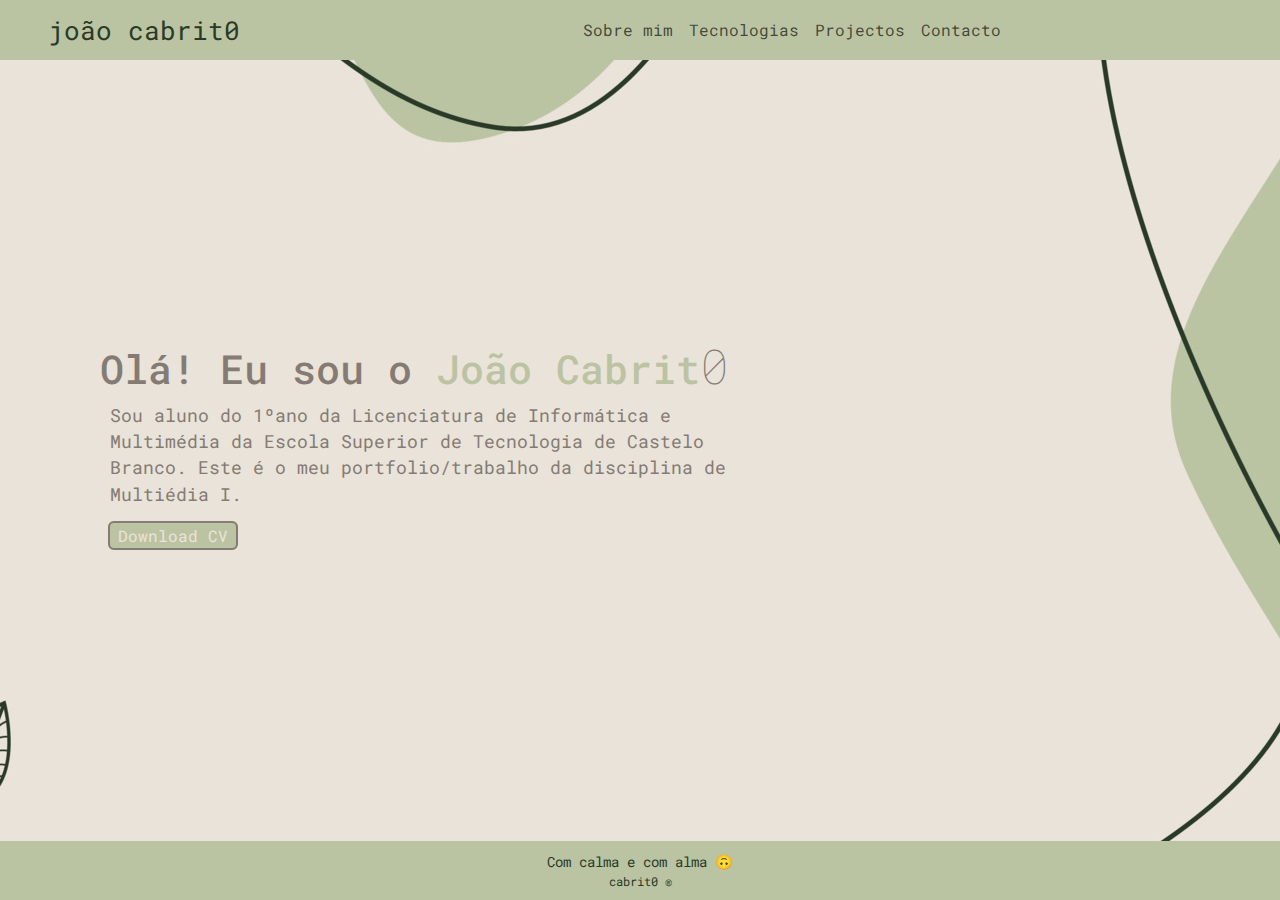
<file: index.html>
<!DOCTYPE html>
<html lang="en">

<head>
    <meta charset="UTF-8">
    <meta name="viewport" content="width=device-width, initial-scale=1.0">
    <link rel="stylesheet" href="css/bootstrap.css">

    <link href="https://cdn.jsdelivr.net/npm/bootstrap@5.3.2/dist/css/bootstrap.min.css" rel="stylesheet"
        integrity="sha384-T3c6CoIi6uLrA9TneNEoa7RxnatzjcDSCmG1MXxSR1GAsXEV/Dwwykc2MPK8M2HN" crossorigin="anonymous">
    <script src="https://cdn.jsdelivr.net/npm/bootstrap@5.3.2/dist/js/bootstrap.bundle.min.js"
        integrity="sha384-C6RzsynM9kWDrMNeT87bh95OGNyZPhcTNXj1NW7RuBCsyN/o0jlpcV8Qyq46cDfL"
        crossorigin="anonymous"></script>
    <link rel="stylesheet" href="myCss/portfolio_home.css">
    <title>Portfolio - joão cabrit0</title>
</head>

<body>
    <div class="bg">
        <!-- Start of Navigaion -->
        <nav class="navbar navbar-light navbar-expand-lg nav_bg">
            <a class="navbar-brand px-5" href="index.html">joão cabrit0</a>
            <button class="navbar-toggler" type="button" data-toggle="collapse" data-target="#navbarNav">
                <span class="navbar-toggler-icon"></span>
            </button>
            <div class="collapse navbar-collapse justify-content-center" id="navbarNav">
                <ul class="navbar-nav">
                    <li class="nav-item">
                        <a class="nav-link px-2" href="sobre_mim.html">Sobre mim</a>
                    </li>
                    <li class="nav-item">
                        <a class="nav-link px-2" href="tecnologias.html">Tecnologias</a>
                    </li>
                    <li class="nav-item">
                        <a class="nav-link px-2" href="projectos.html">Projectos</a>
                    </li>
                    <li class="nav-item">
                        <a class="nav-link px-2" href="Contactos.html">Contacto</a>
                    </li>
                </ul>
            </div>
        </nav>
        <!-- End of Navigaion -->

        <div class="container-fluid page_container m-0 p-0">

            <!-- Start of Hero -->
            <div class="hero">
                <h1>Olá! Eu sou o <span>João Cabrit<span class="cabrit display-1">0</span></span></h1>
                <p>
                    Sou aluno do 1ºano da Licenciatura de Informática e Multimédia da Escola Superior de
                    Tecnologia de Castelo Branco.
                    Este é o meu portfolio/trabalho da disciplina de Multiédia I.
                </p>
                <a href="#" class="px-2 mx-2">Download CV</a>
            </div>
            <!-- End of Hero -->

            <!-- Start of Footer -->
            <div class="container-fluid footer">
                <p>Com calma e com alma 🙃</p>
                <p class="registrado">cabrit0 ®</p>
            </div>
            <!-- End of Footer -->

        </div>
    </div>

    <script src="https://code.jquery.com/jquery-3.4.1.slim.min.js"
        integrity="sha384-J6qa4849blE2+poT4WnyKhv5vZF5SrPo0iEjwBvKU7imGFAV0wwj1yYfoRSJoZ+n"
        crossorigin="anonymous"></script>
    <script src="https://cdn.jsdelivr.net/npm/popper.js@1.16.0/dist/umd/popper.min.js"
        integrity="sha384-Q6E9RHvbIyZFJoft+2mJbHaEWldlvI9IOYy5n3zV9zzTtmI3UksdQRVvoxMfooAo"
        crossorigin="anonymous"></script>
    <script src="https://cdn.jsdelivr.net/npm/bootstrap@4.4.1/dist/js/bootstrap.min.js"
        integrity="sha384-wfSDF2E50Y2D1uUdj0O3uMBJnjuUD4Ih7YwaYd1iqfktj0Uod8GCExl3Og8ifwB6"
        crossorigin="anonymous"></script>
    <script src="js/bootstrap.js"></script>
</body>

</html>
</file>
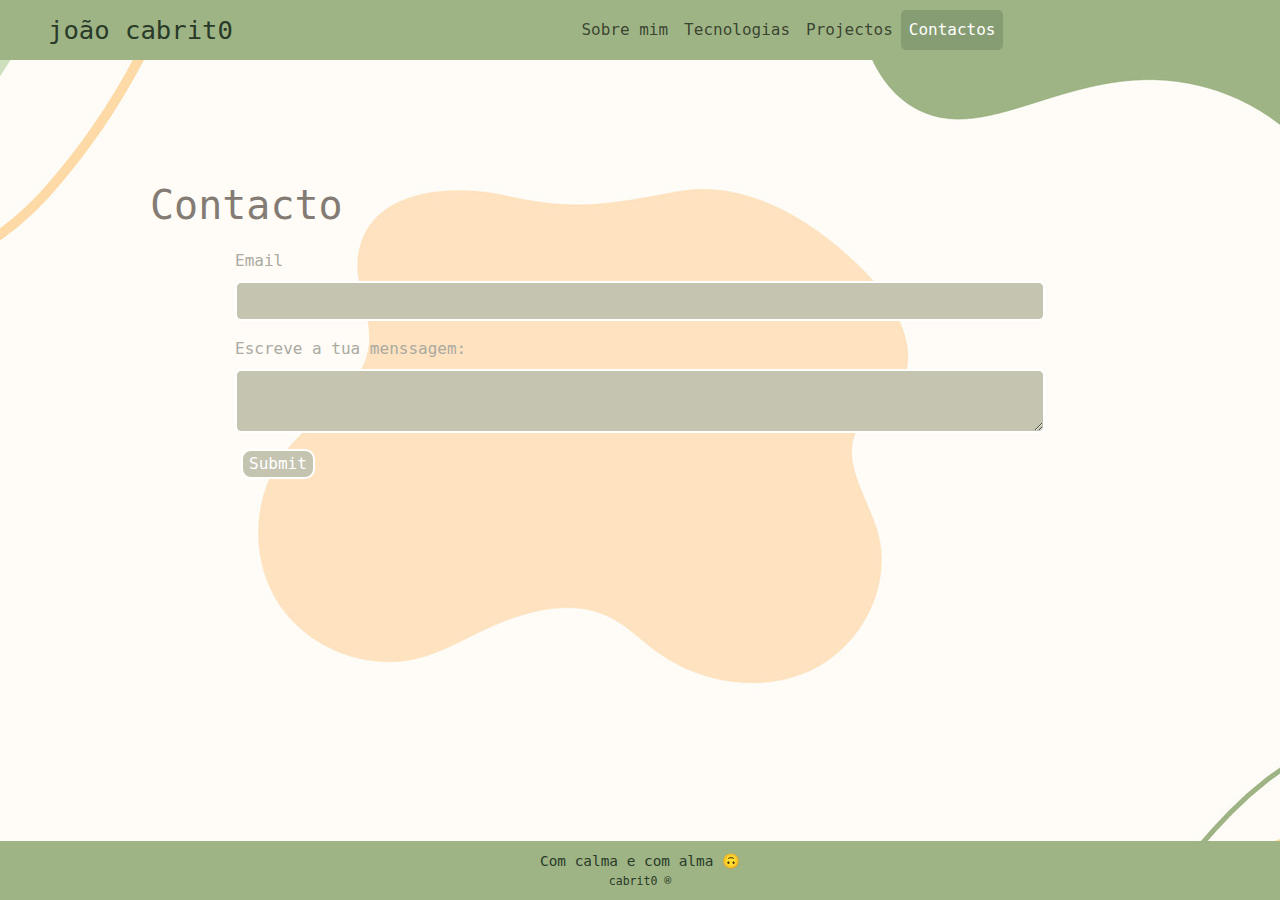
<file: contactos.html>
<!DOCTYPE html>
<html lang="en">

<head>
    <meta charset="UTF-8">
    <meta name="viewport" content="width=device-width, initial-scale=1.0">
    <link rel="stylesheet" href="css/bootstrap.css">
    <link href="https://cdn.jsdelivr.net/npm/bootstrap@5.3.2/dist/css/bootstrap.min.css" rel="stylesheet"
        integrity="sha384-T3c6CoIi6uLrA9TneNEoa7RxnatzjcDSCmG1MXxSR1GAsXEV/Dwwykc2MPK8M2HN" crossorigin="anonymous">
    <script src="https://cdn.jsdelivr.net/npm/bootstrap@5.3.2/dist/js/bootstrap.bundle.min.js"
        integrity="sha384-C6RzsynM9kWDrMNeT87bh95OGNyZPhcTNXj1NW7RuBCsyN/o0jlpcV8Qyq46cDfL"
        crossorigin="anonymous"></script>
    <link rel="stylesheet" href="myCss/portfolio_contactos.css">
    <title>Portfolio - joão cabrit0</title>
</head>

<body>
    <div class="bg">
        <!-- Start of Navigaion -->
        <nav class="navbar navbar-light navbar-expand-lg nav_bg ">
            <a class="navbar-brand px-5" href="index.html">joão cabrit0</a>
            <button class="navbar-toggler" type="button" data-toggle="collapse" data-target="#navbarNav">
                <span class="navbar-toggler-icon"></span>
            </button>
            <div class="collapse navbar-collapse justify-content-center" id="navbarNav">
                <ul class="navbar-nav">
                    <li class="nav-item">
                        <a class="nav-link" href="sobre_mim.html">Sobre mim</a>
                    </li>
                    <li class="nav-item">
                        <a class="nav-link" href="tecnologias.html">Tecnologias</a>
                    </li>
                    <li class="nav-item">
                        <a class="nav-link" href="projectos.html">Projectos</a>
                    </li>
                    <li class="nav-item active">
                        <a class="nav-link" href="contactos.html">Contactos</a>
                    </li>
                </ul>
            </div>
        </nav>
        <!-- End of Navigaion -->
        
        <!-- Start Content -->
        <div class="container-fluid page_container m-0 p-0">
        <div class="content">
                <h1 >Contacto</h1>
                <form class="form_contact">
                    <div class="mb-3 input">
                      <label for="email" class="form-label">Email</label>
                      <input type="email" class="form-control" id="email" >
                    </div>
                    <div class="mb-3 input">
                      <label for="message" class="form-label">Escreve a tua menssagem:</label>
                      <textarea class="form-control" id="message"></textarea>
                    </div>
                    <button type="submit" class="btn_form">Submit</button>
                  </form>
            </div>
            <!-- End Content -->

            <!-- Start of Footer -->
            <div class="container-fluid footer">
                <p>Com calma e com alma 🙃</p>
                <p class="registrado">cabrit0 ®</p>
            </div>
            <!-- End of Footer -->
        </div>
    </div>

    <script src="https://code.jquery.com/jquery-3.4.1.slim.min.js"
        integrity="sha384-J6qa4849blE2+poT4WnyKhv5vZF5SrPo0iEjwBvKU7imGFAV0wwj1yYfoRSJoZ+n"
        crossorigin="anonymous"></script>
    <script src="https://cdn.jsdelivr.net/npm/popper.js@1.16.0/dist/umd/popper.min.js"
        integrity="sha384-Q6E9RHvbIyZFJoft+2mJbHaEWldlvI9IOYy5n3zV9zzTtmI3UksdQRVvoxMfooAo"
        crossorigin="anonymous"></script>
    <script src="https://cdn.jsdelivr.net/npm/bootstrap@4.4.1/dist/js/bootstrap.min.js"
        integrity="sha384-wfSDF2E50Y2D1uUdj0O3uMBJnjuUD4Ih7YwaYd1iqfktj0Uod8GCExl3Og8ifwB6"
        crossorigin="anonymous"></script>
    <script src="js/bootstrap.js"></script>
</body>

</html>
</file>
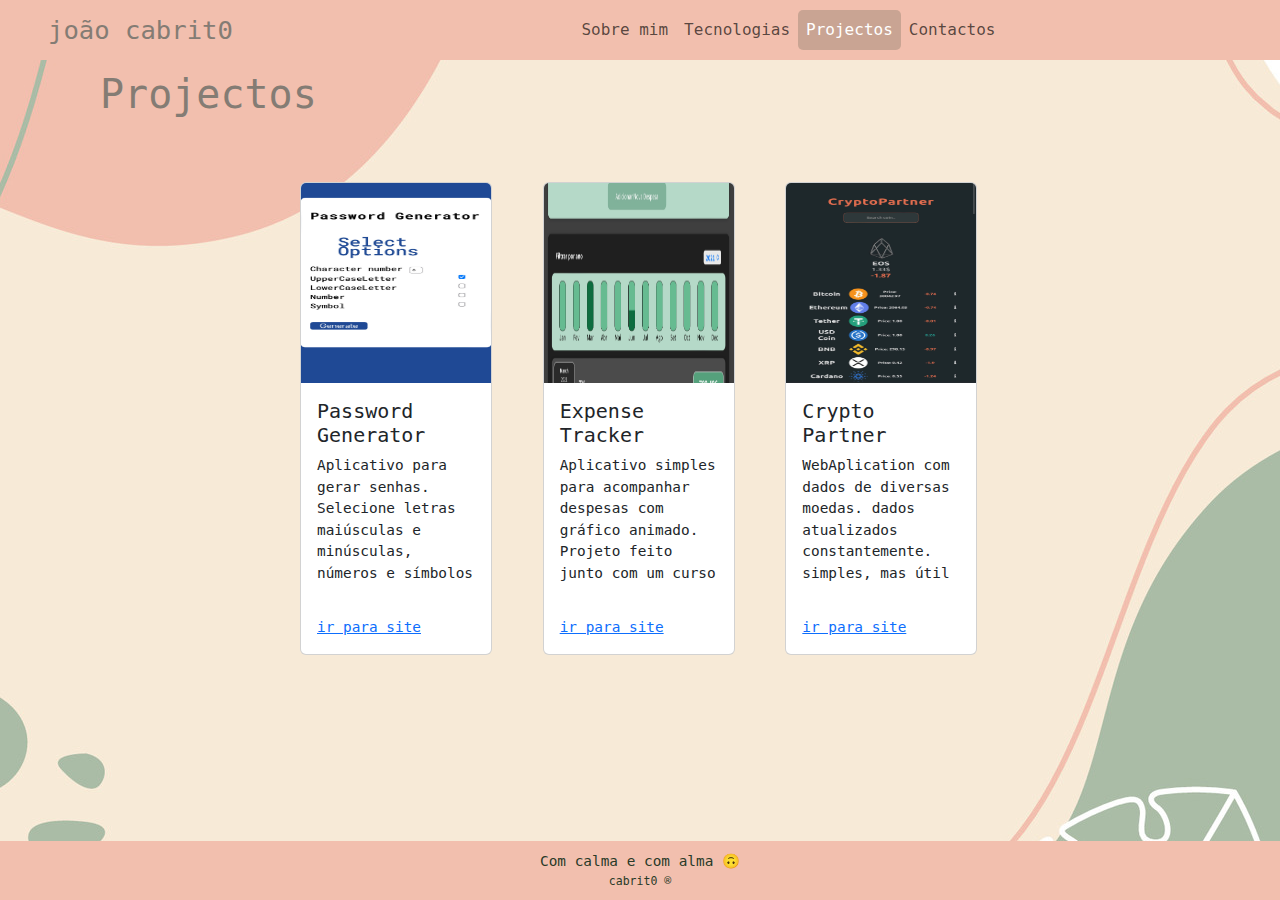
<file: projectos.html>
<!DOCTYPE html>
<html lang="en">

<head>
    <meta charset="UTF-8">
    <meta name="viewport" content="width=device-width, initial-scale=1.0">
    <link rel="stylesheet" href="css/bootstrap.css">
    <link href="https://cdn.jsdelivr.net/npm/bootstrap@5.3.2/dist/css/bootstrap.min.css" rel="stylesheet"
        integrity="sha384-T3c6CoIi6uLrA9TneNEoa7RxnatzjcDSCmG1MXxSR1GAsXEV/Dwwykc2MPK8M2HN" crossorigin="anonymous">
    <script src="https://cdn.jsdelivr.net/npm/bootstrap@5.3.2/dist/js/bootstrap.bundle.min.js"
        integrity="sha384-C6RzsynM9kWDrMNeT87bh95OGNyZPhcTNXj1NW7RuBCsyN/o0jlpcV8Qyq46cDfL"
        crossorigin="anonymous"></script>
    <link rel="stylesheet" href="myCss/portfolio_projectos.css">
    <title>Portfolio - joão cabrit0</title>
</head>

<body>
    <div class="bg">
        <!-- Start of Navigaion -->
        <nav class="navbar navbar-light navbar-expand-lg nav_bg ">
            <a class="navbar-brand px-5" href="index.html">joão cabrit0</a>
            <button class="navbar-toggler" type="button" data-toggle="collapse" data-target="#navbarNav">
                <span class="navbar-toggler-icon"></span>
            </button>
            <div class="collapse navbar-collapse justify-content-center" id="navbarNav">
                <ul class="navbar-nav">
                    <li class="nav-item">
                        <a class="nav-link" href="sobre_mim.html">Sobre mim</a>
                    </li>
                    <li class="nav-item">
                        <a class="nav-link" href="tecnologias.html">Tecnologias</a>
                    </li>
                    <li class="nav-item active">
                        <a class="nav-link" href="projectos.html">Projectos</a>
                    </li>
                    <li class="nav-item">
                        <a class="nav-link" href="contactos.html">Contactos</a>
                    </li>
                </ul>
            </div>
        </nav>
        <!-- End of Navigaion -->
        <div class="container-fluid page_container m-0 p-0">

            <!-- Start Content -->
            <div class="content">
                <h1>Projectos</h1>
                <div class="projects d-flex flex-row flex-wrap justify-content-center">
                    <div class="scrollable_projects">
                        <div class="col-sm-4">
                            <div class="card m-4">
                                <img src="images/proj5.jpg" class="card-img-top" alt="sem imagem">
                                <div class="card-body">
                                    <h5 class="card-title">Password Generator</h5>
                                    <p class="card-text">Aplicativo para gerar senhas. Selecione letras maiúsculas e
                                        minúsculas,
                                        números e símbolos</p>
                                </div>
                                <div class="card-body">
                                    <a href="https://cabrit0.github.io/passwordGen/" target="_blank"
                                        class="card-link">ir
                                        para
                                        site</a>
                                </div>
                            </div>
                        </div>
                        <div class="col-sm-4">
                            <div class="card m-4">
                                <img src="images/proj2.jpg" class="card-img-top" alt="sem imagem">
                                <div class="card-body">
                                    <h5 class="card-title">Expense Tracker</h5>
                                    <p class="card-text">Aplicativo simples para acompanhar despesas com gráfico
                                        animado.
                                        Projeto feito junto com um curso</p>
                                </div>
                                <div class="card-body">
                                    <a href="https://despesa4u.netlify.app/" target="_blank" class="card-link">ir para
                                        site</a>
                                </div>
                            </div>
                        </div>
                        <div class="col-sm-4">
                            <div class="card m-4">
                                <img src="images/proj1.jpg" class="card-img-top" alt="sem imagem">
                                <div class="card-body">
                                    <h5 class="card-title">Crypto Partner</h5>
                                    <p class="card-text">WebAplication com dados de diversas moedas. dados atualizados
                                        constantemente. simples, mas útil</p>
                                </div>
                                <div class="card-body">
                                    <a href="https://crypto-partner.netlify.app/" target="_blank" class="card-link">ir
                                        para
                                        site</a>
                                </div>
                            </div>
                        </div>
                        <div class="col-sm-4">
                            <div class="card m-4">
                                <img src="images/proj3.jpg" class="card-img-top" alt="sem imagem">
                                <div class="card-body">
                                    <h5 class="card-title">Ferias4U</h5>
                                    <p class="card-text">Fullstack App para trabalhadores tirarem férias ou folgas. Com
                                        login,
                                        sistema de funções de usuário</p>
                                </div>
                                <div class="card-body">
                                    <a href="https://feriasapp.onrender.com/" target="_blank" class="card-link">ir para
                                        site</a>
                                </div>
                            </div>
                        </div>
                        <div class="col-sm-4">
                            <div class="card m-4">
                                <img src="images/proj4.jpg" class="card-img-top" alt="sem imagem">
                                <div class="card-body">
                                    <h5 class="card-title">Fullstack Fitness4U</h5>
                                    <p class="card-text">App para ginásio com funções de usuário de login, criar,
                                        atribuir
                                        treinos ao calendário integrado</p>
                                </div>
                                <div class="card-body">
                                    <a href="https://fitness4u-n7f4.onrender.com/" target="_blank" class="card-link">ir
                                        para
                                        site</a>
                                </div>
                            </div>
                        </div>
                    </div>
                </div>
            </div>
            <!-- End Content -->

            <!-- Start of Footer -->
            <div class="container-fluid footer">
                <p>Com calma e com alma 🙃</p>
                <p class="registrado">cabrit0 ®</p>
            </div>
            <!-- End of Footer -->
        </div>
    </div>

    <script src="https://code.jquery.com/jquery-3.4.1.slim.min.js"
        integrity="sha384-J6qa4849blE2+poT4WnyKhv5vZF5SrPo0iEjwBvKU7imGFAV0wwj1yYfoRSJoZ+n"
        crossorigin="anonymous"></script>
    <script src="https://cdn.jsdelivr.net/npm/popper.js@1.16.0/dist/umd/popper.min.js"
        integrity="sha384-Q6E9RHvbIyZFJoft+2mJbHaEWldlvI9IOYy5n3zV9zzTtmI3UksdQRVvoxMfooAo"
        crossorigin="anonymous"></script>
    <script src="https://cdn.jsdelivr.net/npm/bootstrap@4.4.1/dist/js/bootstrap.min.js"
        integrity="sha384-wfSDF2E50Y2D1uUdj0O3uMBJnjuUD4Ih7YwaYd1iqfktj0Uod8GCExl3Og8ifwB6"
        crossorigin="anonymous"></script>
    <script src="js/bootstrap.js"></script>
</body>

</html>
</file>
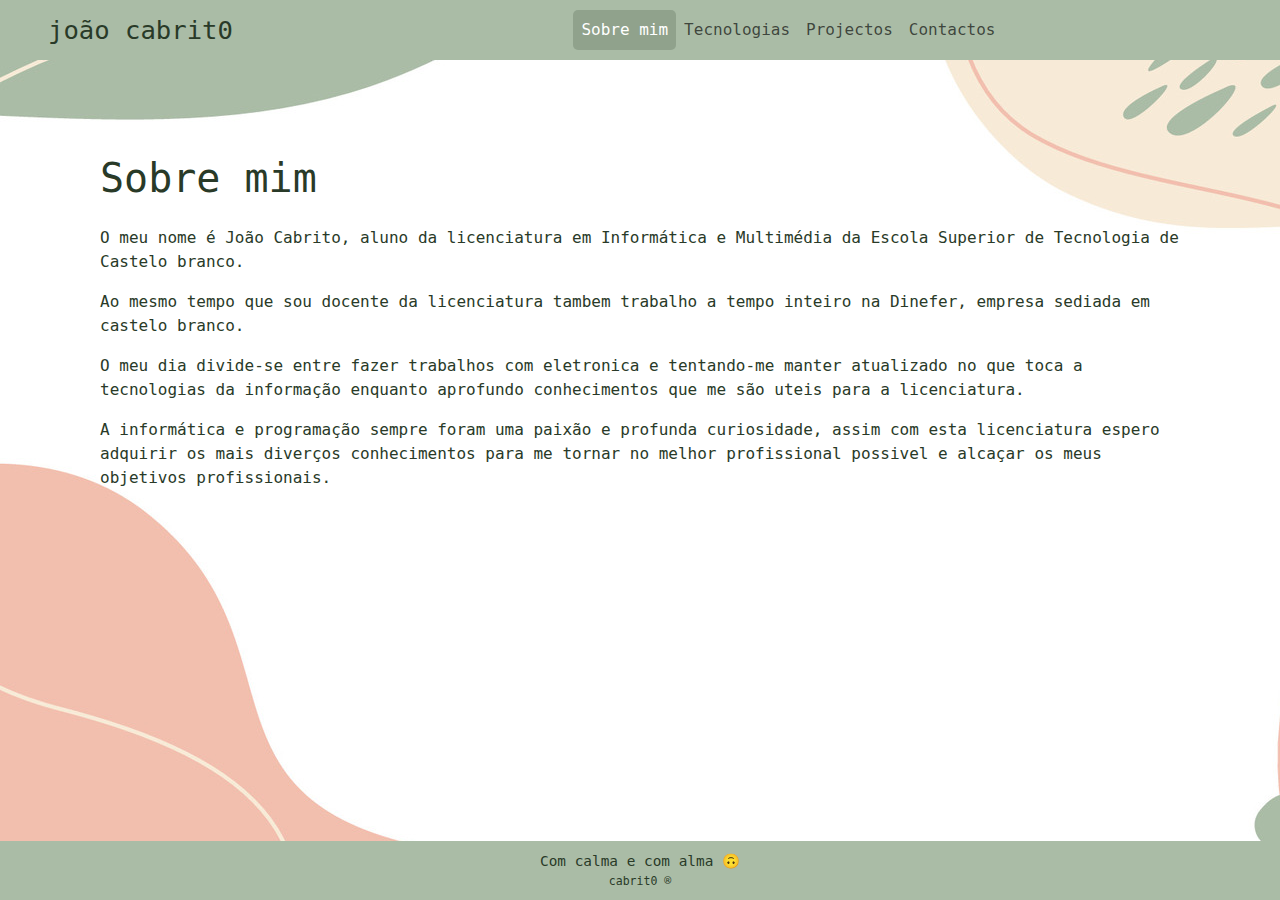
<file: sobre_mim.html>
<!DOCTYPE html>
<html lang="en">

<head>
    <meta charset="UTF-8">
    <meta name="viewport" content="width=device-width, initial-scale=1.0">
    <link rel="stylesheet" href="css/bootstrap.css">
    <link href="https://cdn.jsdelivr.net/npm/bootstrap@5.3.2/dist/css/bootstrap.min.css" rel="stylesheet"
        integrity="sha384-T3c6CoIi6uLrA9TneNEoa7RxnatzjcDSCmG1MXxSR1GAsXEV/Dwwykc2MPK8M2HN" crossorigin="anonymous">
    <script src="https://cdn.jsdelivr.net/npm/bootstrap@5.3.2/dist/js/bootstrap.bundle.min.js"
        integrity="sha384-C6RzsynM9kWDrMNeT87bh95OGNyZPhcTNXj1NW7RuBCsyN/o0jlpcV8Qyq46cDfL"
        crossorigin="anonymous"></script>
    <link rel="stylesheet" href="myCss/portfolio_sobre_mim.css">
    <title>Portfolio - joão cabrit0</title>
</head>

<body>
    <div class="bg">
        <!-- Start of Navigaion -->
        <nav class="navbar navbar-light navbar-expand-lg nav_bg ">
            <a class="navbar-brand px-5" href="index.html">joão cabrit0</a>
            <button class="navbar-toggler" type="button" data-toggle="collapse" data-target="#navbarNav">
                <span class="navbar-toggler-icon"></span>
            </button>
            <div class="collapse navbar-collapse justify-content-center" id="navbarNav">
                <ul class="navbar-nav">
                    <li class="nav-item active">
                        <a class="nav-link" href="sobre_mim.html">Sobre mim</a>
                    </li>
                    <li class="nav-item">
                        <a class="nav-link" href="tecnologias.html">Tecnologias</a>
                    </li>
                    <li class="nav-item">
                        <a class="nav-link" href="projectos.html">Projectos</a>
                    </li>
                    <li class="nav-item">
                        <a class="nav-link" href="contactos.html">Contactos</a>
                    </li>
                </ul>
            </div>
        </nav>
        <!-- End of Navigaion -->
        <div class="container-fluid page_container m-0 p-0">

            <!-- Start of content -->
            <div class="content">
                <h1 class="pb-3">Sobre mim </h1>
                <p>O meu nome é João Cabrito, aluno da licenciatura em Informática e Multimédia da Escola Superior de
                    Tecnologia
                    de Castelo branco.</p>
                <p>Ao mesmo tempo que sou docente da licenciatura tambem trabalho a tempo inteiro na Dinefer, empresa
                    sediada em castelo branco.</p>
                <p>O meu dia divide-se entre fazer trabalhos com eletronica e tentando-me manter atualizado no
                    que toca a tecnologias
                    da informação enquanto aprofundo conhecimentos que me são uteis para a licenciatura.</p>
                <p>A informática e programação sempre foram uma paixão e profunda curiosidade, assim com esta
                    licenciatura espero adquirir
                    os mais diverços conhecimentos para me tornar no melhor profissional possivel e alcaçar os meus
                    objetivos profissionais.</p>
            </div>
            <!-- End of content -->

            <!-- Start of Footer -->
            <div class="container-fluid footer">
                <p>Com calma e com alma 🙃</p>
                <p class="registrado">cabrit0 ®</p>
            </div>
            <!-- End of Footer -->
        </div>
    </div>

    <script src="https://code.jquery.com/jquery-3.4.1.slim.min.js"
        integrity="sha384-J6qa4849blE2+poT4WnyKhv5vZF5SrPo0iEjwBvKU7imGFAV0wwj1yYfoRSJoZ+n"
        crossorigin="anonymous"></script>
    <script src="https://cdn.jsdelivr.net/npm/popper.js@1.16.0/dist/umd/popper.min.js"
        integrity="sha384-Q6E9RHvbIyZFJoft+2mJbHaEWldlvI9IOYy5n3zV9zzTtmI3UksdQRVvoxMfooAo"
        crossorigin="anonymous"></script>
    <script src="https://cdn.jsdelivr.net/npm/bootstrap@4.4.1/dist/js/bootstrap.min.js"
        integrity="sha384-wfSDF2E50Y2D1uUdj0O3uMBJnjuUD4Ih7YwaYd1iqfktj0Uod8GCExl3Og8ifwB6"
        crossorigin="anonymous"></script>
    <script src="js/bootstrap.js"></script>
</body>

</html>
</file>
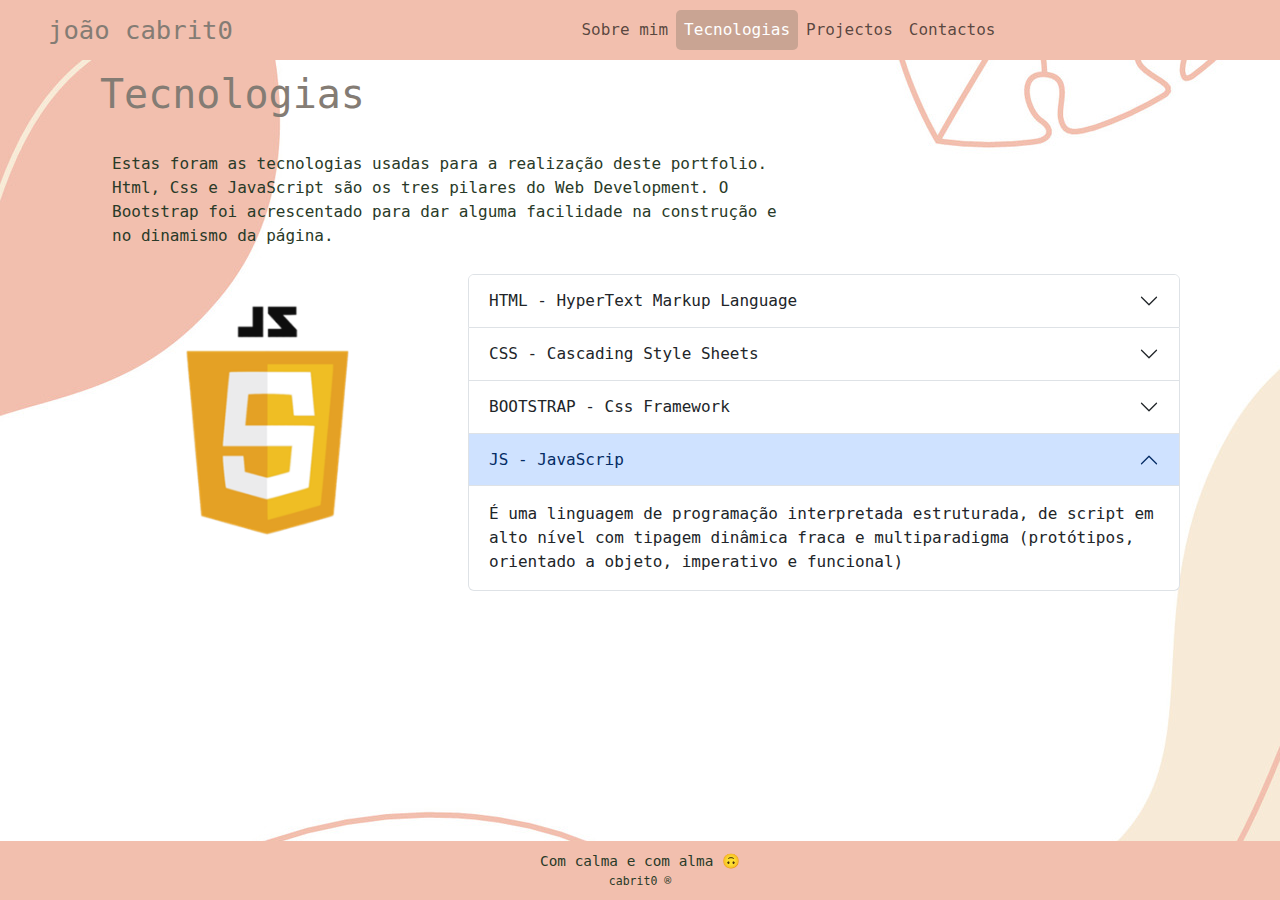
<file: tecnologias.html>
<!DOCTYPE html>
<html lang="en">

<head>
    <meta charset="UTF-8">
    <meta name="viewport" content="width=device-width, initial-scale=1.0">
    <link rel="stylesheet" href="css/bootstrap.css">
    <link href="https://cdn.jsdelivr.net/npm/bootstrap@5.3.2/dist/css/bootstrap.min.css" rel="stylesheet"
        integrity="sha384-T3c6CoIi6uLrA9TneNEoa7RxnatzjcDSCmG1MXxSR1GAsXEV/Dwwykc2MPK8M2HN" crossorigin="anonymous">
    <script src="https://cdn.jsdelivr.net/npm/bootstrap@5.3.2/dist/js/bootstrap.bundle.min.js"
        integrity="sha384-C6RzsynM9kWDrMNeT87bh95OGNyZPhcTNXj1NW7RuBCsyN/o0jlpcV8Qyq46cDfL"
        crossorigin="anonymous"></script>
    <link rel="stylesheet" href="myCss/portfolio_tecnologias.css">
    <title>Portfolio - joão cabrit0</title>
</head>

<body>
    <div class="bg">
        <!-- Start of Navigaion -->
        <nav class="navbar navbar-light navbar-expand-lg nav_bg ">
            <a class="navbar-brand px-5" href="index.html">joão cabrit0</a>
            <button class="navbar-toggler" type="button" data-toggle="collapse" data-target="#navbarNav">
                <span class="navbar-toggler-icon"></span>
            </button>
            <div class="collapse navbar-collapse justify-content-center" id="navbarNav">
                <ul class="navbar-nav">
                    <li class="nav-item">
                        <a class="nav-link" href="sobre_mim.html">Sobre mim</a>
                    </li>
                    <li class="nav-item active">
                        <a class="nav-link" href="tecnologias.html">Tecnologias</a>
                    </li>
                    <li class="nav-item">
                        <a class="nav-link" href="projectos.html">Projectos</a>
                    </li>
                    <li class="nav-item">
                        <a class="nav-link" href="contactos.html">Contactos</a>
                    </li>
                </ul>
            </div>
        </nav>
        <!-- End of Navigaion -->
        <div class="container-fluid page_container m-0 p-0">

            <!-- Start of Content -->
            <div class="content ">
                <h1 class="pb-3">Tecnologias</h1>
                <div class="row px-4">
                    <div class="col-sm-12 p_tecnologias">
                        <p>Estas foram as tecnologias usadas para a realização deste portfolio. Html, Css e JavaScript
                            são os tres
                            pilares do Web Development. O Bootstrap foi acrescentado para dar alguma facilidade na
                            construção e no dinamismo da página.</p>
                    </div>
                </div>
                <div class="row">
                    <div class="col-sm-4">
                        <div>
                            <div id="accordion-image" class="image-container">
                                <img class="accord_img" src="images/js.png" alt="sem imagem">
                            </div>
                        </div>
                    </div>
                    <div class="col-sm-8">
                        <div class="accordion" id="accordion">
                            <div class="accordion-item">
                                <h2 class="accordion-header">
                                    <button class="accordion-button collapsed" type="button" data-bs-toggle="collapse"
                                        data-bs-target="#collapseOne" aria-expanded="true" aria-controls="collapseOne">
                                        HTML - HyperText Markup Language
                                    </button>
                                </h2>
                                <div id="collapseOne" class="accordion-collapse collapse" data-bs-parent="#accordion">
                                    <div class="accordion-body">
                                        É uma linguagem de marcação utilizada na construção de páginas na Web.
                                    </div>
                                </div>
                            </div>
                            <div class="accordion-item">
                                <h2 class="accordion-header">
                                    <button class="accordion-button collapsed" type="button" data-bs-toggle="collapse"
                                        data-bs-target="#collapseTwo" aria-expanded="false" aria-controls="collapseTwo">
                                        CSS - Cascading Style Sheets
                                    </button>
                                </h2>
                                <div id="collapseTwo" class="accordion-collapse collapse" data-bs-parent="#accordion">
                                    <div class="accordion-body">
                                        É um mecanismo para adicionar estilos (cores, fontes, espaçamento, etc.) a uma
                                        página web, aplicado diretamente nas tags HTML ou ficar contido dentro das
                                        tags style
                                    </div>
                                </div>
                            </div>
                            <div class="accordion-item">
                                <h2 class="accordion-header">
                                    <button class="accordion-button collapsed" type="button" data-bs-toggle="collapse"
                                        data-bs-target="#collapseThree" aria-expanded="false"
                                        aria-controls="collapseThree">
                                        BOOTSTRAP - Css Framework
                                    </button>
                                </h2>
                                <div id="collapseThree" class="accordion-collapse collapse" data-bs-parent="#accordion">
                                    <div class="accordion-body">
                                        É um framework web com código-fonte aberto para desenvolvimento de componentes
                                        de interface e front-end para sites e aplicações web, usando HTML, CSS e
                                        JavaScript
                                    </div>
                                </div>
                            </div>
                            <div class="accordion-item">
                                <h2 class="accordion-header">
                                    <button class="accordion-button" type="button" data-bs-toggle="collapse"
                                        data-bs-target="#collapseFour" aria-expanded="false"
                                        aria-controls="collapseThree">
                                        JS - JavaScrip
                                    </button>
                                </h2>
                                <div id="collapseFour" class="accordion-collapse collapse show"
                                    data-bs-parent="#accordion">
                                    <div class="accordion-body">
                                        É uma linguagem de programação interpretada estruturada, de script em alto nível
                                        com tipagem dinâmica fraca e multiparadigma (protótipos, orientado a objeto,
                                        imperativo e funcional)
                                    </div>
                                </div>
                            </div>
                        </div>
                    </div>
                </div>
            </div>
            <!-- End of Content -->

            <!-- Start of Footer -->
            <div class="container-fluid footer">
                <p>Com calma e com alma 🙃</p>
                <p class="registrado">cabrit0 ®</p>
            </div>
            <!-- End of Footer -->
        </div>
    </div>

    <script src="https://code.jquery.com/jquery-3.4.1.slim.min.js"
        integrity="sha384-J6qa4849blE2+poT4WnyKhv5vZF5SrPo0iEjwBvKU7imGFAV0wwj1yYfoRSJoZ+n"
        crossorigin="anonymous"></script>
    <script src="https://cdn.jsdelivr.net/npm/popper.js@1.16.0/dist/umd/popper.min.js"
        integrity="sha384-Q6E9RHvbIyZFJoft+2mJbHaEWldlvI9IOYy5n3zV9zzTtmI3UksdQRVvoxMfooAo"
        crossorigin="anonymous"></script>
    <script src="https://cdn.jsdelivr.net/npm/bootstrap@4.4.1/dist/js/bootstrap.min.js"
        integrity="sha384-wfSDF2E50Y2D1uUdj0O3uMBJnjuUD4Ih7YwaYd1iqfktj0Uod8GCExl3Og8ifwB6"
        crossorigin="anonymous"></script>
    <script src="js/bootstrap.js"></script>

    <script>
        function changeAccordionImage(link) {
            const accordionImage = document.getElementById('accordion-image');

            if (link === 'HTML - HyperText Markup Language') {
                //console.log("link");
                accordionImage.innerHTML = '<img class="accord_img" src="images/html.png" alt="sem imagem">';
            } else if (link === 'CSS - Cascading Style Sheets') {
                //console.log("link");
                accordionImage.innerHTML = '<img class="accord_img" src="images/css.png" alt="sem imagem">';
            } else if (link === 'BOOTSTRAP - Css Framework') {
                //console.log("link");
                accordionImage.innerHTML = '<img class="accord_img" src="images/bootstrap.png" alt="sem imagem">';
            } else if (link === 'JS - JavaScrip') {
                //console.log("link");
                accordionImage.innerHTML = '<img class="accord_img" src="images/js.png" alt="sem imagem">';
            }
        }

        const accordionButtons = document.querySelectorAll('.accordion-button');
        accordionButtons.forEach(function (button) {
            button.addEventListener('click', function () {
                console.log(button.innerText);
                changeAccordionImage(button.innerText);
            });
        });
    </script>

</body>

</html>
</file>
<file: myCss/portfolio_home.css>
@import url('https://fonts.googleapis.com/css2?family=Anonymous+Pro&family=Roboto+Mono:ital,wght@0,100;0,200;0,300;0,400;0,500;0,600;0,700;1,100;1,200;1,300;1,400;1,500;1,600;1,700&display=swap');

html, body{
    height: 100%;
    font-family: 'Roboto Mono', monospace;
    color: #847c74;
}

.bg{
    background-image: url(../images/img1.jpg);
    height: 100%;
    width: 100%;
    background-position: center;
    background-repeat: no-repeat;
    background-size: auto;
}

.nav_bg{
    background-color: rgba(186,196,162,255);
    color: rgba(234,227,217,255);
}

.navbar {
    height: 60px; 
}

.navbar-toggler{
    margin-right: 25px;
}

.navbar-nav{
    text-align: center;
    background-color: rgba(186,196,162,255);
}

    .navbar .navbar-brand{
        font-size: 1.6em;
        color: rgba(41,58,40,255);
    }

.nav-link {
    position: relative;
    text-decoration: none;
    transition: font-size 0.3s;
}

.nav-link::before, .nav-link::after {
    content: '';
    position: absolute;
    left: 0;
    right: 0;
    bottom: 0;
    height: 3px;
    background-color: rgba(235,227,219, 0);
    transition: all 0.5s; 
}

.nav-link::before {
    transform: scaleX(0); 
    transform-origin: right;
}

.nav-link::after {
    transform: scaleX(0); 
    transform-origin: left;
}

.nav-link:hover::before, .nav-link:hover::after {
    transform: scaleX(1);
    background-color: rgba(235,227,219, 1);
    font-size: 1.2em;
}

.nav-link:hover {
    font-size: 1.1em;
    font-weight: bold; 
    transition: all 0.2s;
}

.page_container{
    display: flex;
    align-items: center;
    justify-content: center;
    min-height: 85%; 
}

.hero{
    padding: 0 100px;
    width: 100%;
    height: 100%;
    color: #847c74;
}

    .hero a{
        text-decoration: none;
        padding: 2px 4px;
        border: solid 2px #847c74;
        border-radius: 6px;
        background-color: #bbc3a3;
        color: #ebe3db;
    }

   
    .hero a:hover{
        border: solid 2px #bbc3a3;
        border-radius: 6px;
        color: #847c74;
        background-color: #ebe3db;
        margin: 0 6px;
    }
    

    .hero h1 span{
        color: rgb(187,195,163);
    }

        .hero h1 span .cabrit{
            color: #847c74;
            font-size: 1.2em;
            font-weight: lighter;
            }
    
    .hero p{
        font-size: 1.1em;
        width: 60%;
        padding: 0 10px;
    }

.footer {
    font-size: .9em;
    position: absolute;
    bottom: 0;
    width: 100%;
    background-color: rgba(186, 196, 162, 255);
    color: #293a28;
    text-align: center;
    padding: 10px;
}
    .footer p{
        padding: 0;
        margin: 0;
    }

    .footer .registrado{
        font-size: .8em;
    }


@media screen and (max-width: 768px) {
    .hero {
        padding: 40px;
        font-size: .8rem;
    }

    .bg{
        background-position: center;
        background-repeat: no-repeat;
        background-size: cover;
    }
}
</file>
<file: myCss/portfolio_contactos.css>
html, body{
    height: 100%;
    font-family: 'Anonymous Pro', monospace;
    font-family: 'Roboto Mono', monospace;
}

.bg{
    background-image: url(../images/img5.jpg);
    height: 100%;
    width: 100%;
    background-position: center;
    background-repeat: no-repeat;
    background-size: auto;
}

.nav_bg{
    background-color: rgba(158,180,133,255);
    color: rgba(255,226,192,255);
}

.navbar {
    height: 60px; 
}

.navbar-toggler{
    margin-right: 25px;
}

.navbar-nav{
    text-align: center;
    background-color: rgba(158,180,133,255);
}

    .navbar .navbar-brand{
        font-size: 1.6em;
        color: rgba(41,58,40,255);
    }

.nav-link {
    position: relative;
    text-decoration: none;
    transition: font-size 0.3s;
}

.nav-link::before, .nav-link::after {
    content: '';
    position: absolute;
    left: 0;
    right: 0;
    bottom: 0;
    height: 3px;
    background-color: rgba(235,227,219, 0);
    transition: all 0.5s; 
}

.nav-link::before {
    transform: scaleX(0); 
    transform-origin: right;
}

.nav-link::after {
    transform: scaleX(0); 
    transform-origin: left;
}

.nav-link:hover::before, .nav-link:hover::after {
    transform: scaleX(1);
    background-color: rgba(235,227,219, 1);
    font-size: 1.2em;
}

.nav-item.active .nav-link {
    background-color: rgba(41,58,40, .2);
    color: white;
    border-radius: 5px; 
}

.nav-link:hover::before {
    transform: scaleX(1);
    background-color: rgba(235, 227, 219, 1);
    font-size: 1.2em;
}

.nav-link:hover {
    font-size: 1.1em;
    font-weight: bold;  
    transition: all 0.2s;
}

.footer {
    font-size: .9em;
    position: absolute;
    bottom: 0;
    width: 100%;
    background-color: rgba(158,180,133,255);
    color: #293a28;
    text-align: center;
    padding: 10px;
}
    .footer p{
        padding: 0;
        margin: 0;
    }

    .footer .registrado{
        font-size: .8em;
    }

.page_container{
    color: rgb(171,188,164);
    display: flex;
    align-items: center;
    justify-content: center;
    min-height: 60%; 
} 
    
.content{
    padding: 10px 100px;
    width: 100%;
    height: 100%;
    color: #293a28;
}

.content h1{
    margin: 0 50px;
    margin-bottom: 20px;
    color: #847c74;
}

.form_contact{
    margin: auto;
    width: 75%;
    color:#aaaaa1;
}

    .form_contact .input input,
    .form_contact .input textarea{
        border: solid 2px #fff;
        background-color: #c4c4b1;
        color:#fff;
    }

    .form_contact .btn_form{
        border: solid 2px #fff;
        border-radius: 10px;
        background-color: #c4c4b1;
        color: #fff;
        margin: 0 6px;
    }

    .form_contact .btn_form:hover{
        margin: 0 4px;
        border: solid 2px #c4c4b1;
        background-color: #fbdba3;
        color: #c4c4b1;
    }


@media screen and (max-width: 768px) {
    .bg{
        background-size: cover;
    }
    .content{
        padding: 10px 20px;
    }

    .form_contact{
        margin: auto;
        width: 100%;
    }
}
</file>
<file: myCss/portfolio_projectos.css>
html, body{
    height: 100%;
    font-family: 'Anonymous Pro', monospace;
    font-family: 'Roboto Mono', monospace;
}

.bg{
    background-image: url(../images/img4.jpg);
    height: 100%;
    width: 100%;
    background-position: center;
    background-repeat: no-repeat;
    background-size: auto;
}

.nav_bg{
    background-color: rgba(242,191,174,255);
    color: rgba(234,227,217,255);
}

.navbar {
    height: 60px; 
    z-index: 99;
}

.navbar-toggler{
    margin-right: 25px;
}

.navbar-nav{
    text-align: center;
    background-color: rgba(242,191,174,255);
}

    .navbar .navbar-brand{
        font-size: 1.6em;
        color: #847c74;
    }

.nav-link {
    position: relative;
    text-decoration: none;
    transition: font-size 0.3s;
}

.nav-link::before, .nav-link::after {
    content: '';
    position: absolute;
    left: 0;
    right: 0;
    bottom: 0;
    height: 3px;
    background-color: rgba(235,227,219, 0);
    transition: all 0.5s; 
}

.nav-link::before {
    transform: scaleX(0); 
    transform-origin: right;
}

.nav-link::after {
    transform: scaleX(0); 
    transform-origin: left;
}

.nav-link:hover::before, .nav-link:hover::after {
    transform: scaleX(1);
    background-color: rgba(235,227,219, 1);
    font-size: 1.2em;
}

.nav-item.active .nav-link {
    background-color: rgba(41,58,40, .2);
    color: white;
    border-radius: 5px; 
}

.nav-link:hover::before {
    transform: scaleX(1);
    background-color: rgba(235, 227, 219, 1);
    font-size: 1.2em;
}

.nav-link:hover {
    font-size: 1.1em;
    font-weight: bold;  
    transition: all 0.2s;
}

.footer {
    font-size: .9em;
    position: absolute;
    bottom: 0;
    width: 100%;
    background-color: rgba(242,191,174,255);
    color: #293a28;
    text-align: center;
    padding: 10px;
}
    .footer p{
        padding: 0;
        margin: 0;
    }

    .footer .registrado{
        font-size: .8em;
    }

.content h1{
    margin: 10px 100px;
    color: #847c74;
}

.projects {
    margin: 20px auto;
    width: 60%;
    height: 80%;
    display: flex;
    flex-wrap: wrap;
    justify-content: center;
}

.scrollable_projects {
    display: flex;
    flex-wrap: wrap;
    justify-content: center;
    max-height: 550px;
    overflow-y: auto;
    padding: 20px;
}

.card{
    width: 12rem;
}   

    .card img{
        width: 100%;
        height: 200px;
    }

    .card .card-body{
        font-size: .9rem;
        height: auto;
    }

@media screen and (max-width: 768px) {
    .bg{
        background-size: cover;
    }

    .card{
        width: 12rem;
        z-index: 1;
    }

    .projects{
        width: 80%;
    }

    .scrollable_projects {
        max-height: 550px;
        overflow-y: auto;
        padding: 20px;
    }
}
</file>
<file: myCss/portfolio_sobre_mim.css>
html, body {
    height: 100%;
    font-family: 'Anonymous Pro', monospace;
    font-family: 'Roboto Mono', monospace;
}

.bg {
    background-image: url(../images/img2.jpg);
    height: 100%;
    width: 100%;
    background-position: center;
    background-repeat: no-repeat;
    background-size: auto;
}

.nav_bg {
    background-color: rgba(170, 188, 166, 255);
    color: rgba(234, 227, 217, 255);
}

.navbar {
    height: 60px;
}

.navbar-toggler{
    margin-right: 25px;
}

.navbar-nav {
    text-align: center;
    background-color: rgba(170, 188, 166, 255);
}

.navbar .navbar-brand {
    font-size: 1.6em;
    color: rgba(41, 58, 40, 255);
}

.nav-link {
    position: relative;
    text-decoration: none;
    transition: font-size 0.3s;
}

.nav-link::before, .nav-link::after {
    content: '';
    position: absolute;
    left: 0;
    right: 0;
    bottom: 0;
    height: 3px;
    background-color: rgba(235, 227, 219, 0);
    transition: all 0.5s;
}

.nav-link::before {
    transform: scaleX(0);
    transform-origin: right;
}

.nav-link::after {
    transform: scaleX(0);
    transform-origin: left;
}

.nav-item.active .nav-link {
    background-color: rgba(41,58,40, .2);
    color: white;
    border-radius: 5px; 
}

.nav-link:hover::before {
    transform: scaleX(1);
    background-color: rgba(235, 227, 219, 1);
    font-size: 1.2em;
}

.nav-link:hover {
    font-size: 1.1em;
    font-weight: bold;
    transition: all 0.2s;
}

.footer {
    font-size: .9em;
    position: absolute;
    bottom: 0;
    width: 100%;
    background-color: rgba(170, 188, 166, 255);
    color: #293a28;
    text-align: center;
    padding: 10px;
}
    .footer p{
        padding: 0;
        margin: 0;
    }

    .footer .registrado{
        font-size: .8em;
    }

.page_container{
    display: flex;
    align-items: center;
    justify-content: center;
    min-height: 60%; 
} 

.content{
    padding: 0 100px;
    width: 100%;
    height: 100%;
    color: #293a28;
}


@media screen and (max-width: 768px) {
    .bg{
        background-size: cover;
    }
    .content {
        padding: 40px;
        font-size: .8rem;
    }
}
</file>
<file: myCss/portfolio_tecnologias.css>
html, body{
    height: 100%;
    font-family: 'Anonymous Pro', monospace;
    font-family: 'Roboto Mono', monospace;
}

.bg{
    background-image: url(../images/img3.jpg);
    height: 100%;
    width: 100%;
    background-position: center;
    background-repeat: no-repeat;
    background-size: auto;
}

.nav_bg{
    background-color: rgba(242,191,174,255);
    color: rgba(234,227,217,255);
}

.navbar {
    height: 60px; 
}

.navbar-toggler{
    margin-right: 25px;
}

.navbar-nav{
    text-align: center;
    background-color: rgba(242,191,174,255);
}
    .navbar .navbar-brand{
        font-size: 1.6em;
        color: #847c74;
    }

.nav-link {
    position: relative;
    text-decoration: none;
    transition: font-size 0.3s;
}

.nav-link::before, .nav-link::after {
    content: '';
    position: absolute;
    left: 0;
    right: 0;
    bottom: 0;
    height: 3px;
    background-color: rgba(235,227,219, 0);
    transition: all 0.5s; 
}

.nav-link::before {
    transform: scaleX(0); 
    transform-origin: right;
}

.nav-link::after {
    transform: scaleX(0); 
    transform-origin: left;
}

.nav-link:hover::before, .nav-link:hover::after {
    transform: scaleX(1);
    background-color: rgba(235,227,219, 1);
    font-size: 1.2em;
}

.nav-item.active .nav-link {
    background-color: rgba(41,58,40, .2);
    color: white;
    border-radius: 5px; 
}

.nav-link:hover::before {
    transform: scaleX(1);
    background-color: rgba(235, 227, 219, 1);
    font-size: 1.2em;
}

.nav-link:hover {
    font-size: 1.1em;
    font-weight: bold;  
    transition: all 0.2s;
}

.footer {
    font-size: .9em;
    position: absolute;
    bottom: 0;
    width: 100%;
    background-color: rgba(242,191,174,255);
    color: #293a28;
    text-align: center;
    padding: 10px;
}
    .footer p{
        padding: 0;
        margin: 0;
    }

    .footer .registrado{
        font-size: .8em;
    }

.page_container{
    color: rgb(171,188,164);
    display: flex;
    align-items: center;
    justify-content: center;
    min-height: 60%; 
} 

.content{
    padding: 10px 100px;
    width: 100%;
    height: 100%;
    color: #293a28;
}

.content h1{
    color: #847c74;
}

.p_tecnologias{
    width: 65%;
    padding: 10px 0;
}

.image-container {
    padding-top: 30px;
    max-width: 100%; 
    text-align: center; 
}

.accord_img {
    margin: auto;
    max-width: 100%; 
    height: auto;  
    width: 200px;  
    background-size: auto;
}

.tech_title{
    color: #c4a494;
}


@media screen and (max-width: 768px) {
    .bg{
        background-size: cover;
    }
    .content {
        padding: 0 20px;
        font-size: .8rem;
    }
    .image-container{
        display: none;
    }
    .p_tecnologias{
        width: 100%;
        padding: 20px 0;
    }
}
</file>
